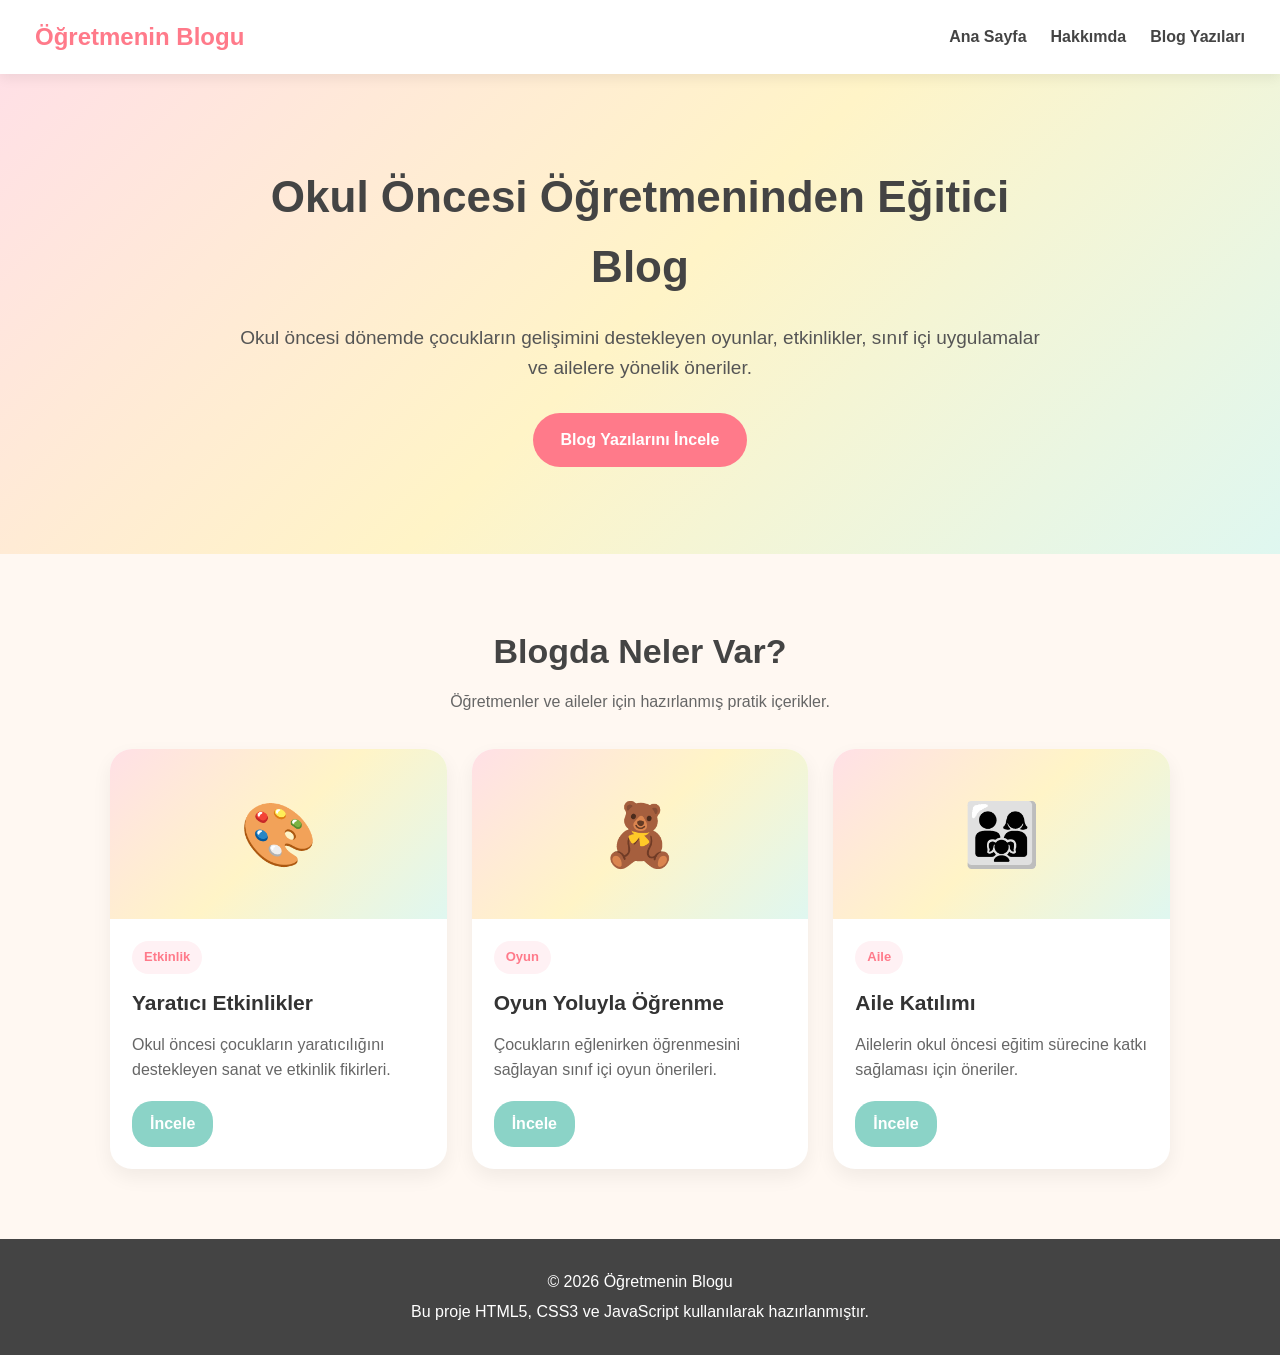
<file: index.html>
<!DOCTYPE html>
<html lang="tr">
<head>
    <meta charset="UTF-8">
    <meta name="viewport" content="width=device-width, initial-scale=1.0">
    <title>Öğretmenin Blogu</title>

    <link rel="stylesheet" href="style.css">
</head>
<body>

<header class="header">
    <nav class="navbar">
        <div class="logo">Öğretmenin Blogu</div>

        <ul class="nav-links">
            <li><a href="index.html">Ana Sayfa</a></li>
            <li><a href="hakkimda.html">Hakkımda</a></li>
            <li><a href="blog.html">Blog Yazıları</a></li>
        </ul>
    </nav>
</header>

<main>

    <section class="hero">
        <div class="hero-content">
            <h1>Okul Öncesi Öğretmeninden Eğitici Blog</h1>
            <p>
                Okul öncesi dönemde çocukların gelişimini destekleyen oyunlar,
                etkinlikler, sınıf içi uygulamalar ve ailelere yönelik öneriler.
            </p>

            <a href="blog.html" class="hero-button">Blog Yazılarını İncele</a>
        </div>
    </section>

    <section class="section">
        <div class="section-title">
            <h2>Blogda Neler Var?</h2>
            <p>Öğretmenler ve aileler için hazırlanmış pratik içerikler.</p>
        </div>

        <div class="blog-list">

            <article class="blog-card">
                <div class="card-image">🎨</div>
                <div class="card-content">
                    <span class="category-label">Etkinlik</span>
                    <h3>Yaratıcı Etkinlikler</h3>
                    <p>
                        Okul öncesi çocukların yaratıcılığını destekleyen sanat ve etkinlik fikirleri.
                    </p>
                    <a class="read-more-btn" href="blog.html">İncele</a>
                </div>
            </article>

            <article class="blog-card">
                <div class="card-image">🧸</div>
                <div class="card-content">
                    <span class="category-label">Oyun</span>
                    <h3>Oyun Yoluyla Öğrenme</h3>
                    <p>
                        Çocukların eğlenirken öğrenmesini sağlayan sınıf içi oyun önerileri.
                    </p>
                    <a class="read-more-btn" href="blog.html">İncele</a>
                </div>
            </article>

            <article class="blog-card">
                <div class="card-image">👨‍👩‍👧</div>
                <div class="card-content">
                    <span class="category-label">Aile</span>
                    <h3>Aile Katılımı</h3>
                    <p>
                        Ailelerin okul öncesi eğitim sürecine katkı sağlaması için öneriler.
                    </p>
                    <a class="read-more-btn" href="blog.html">İncele</a>
                </div>
            </article>

        </div>
    </section>

</main>

<footer class="footer">
    <p>© 2026 Öğretmenin Blogu</p>
    <p>Bu proje HTML5, CSS3 ve JavaScript kullanılarak hazırlanmıştır.</p>
</footer>

<script src="script.js"></script>
</body>
</html>
</file>
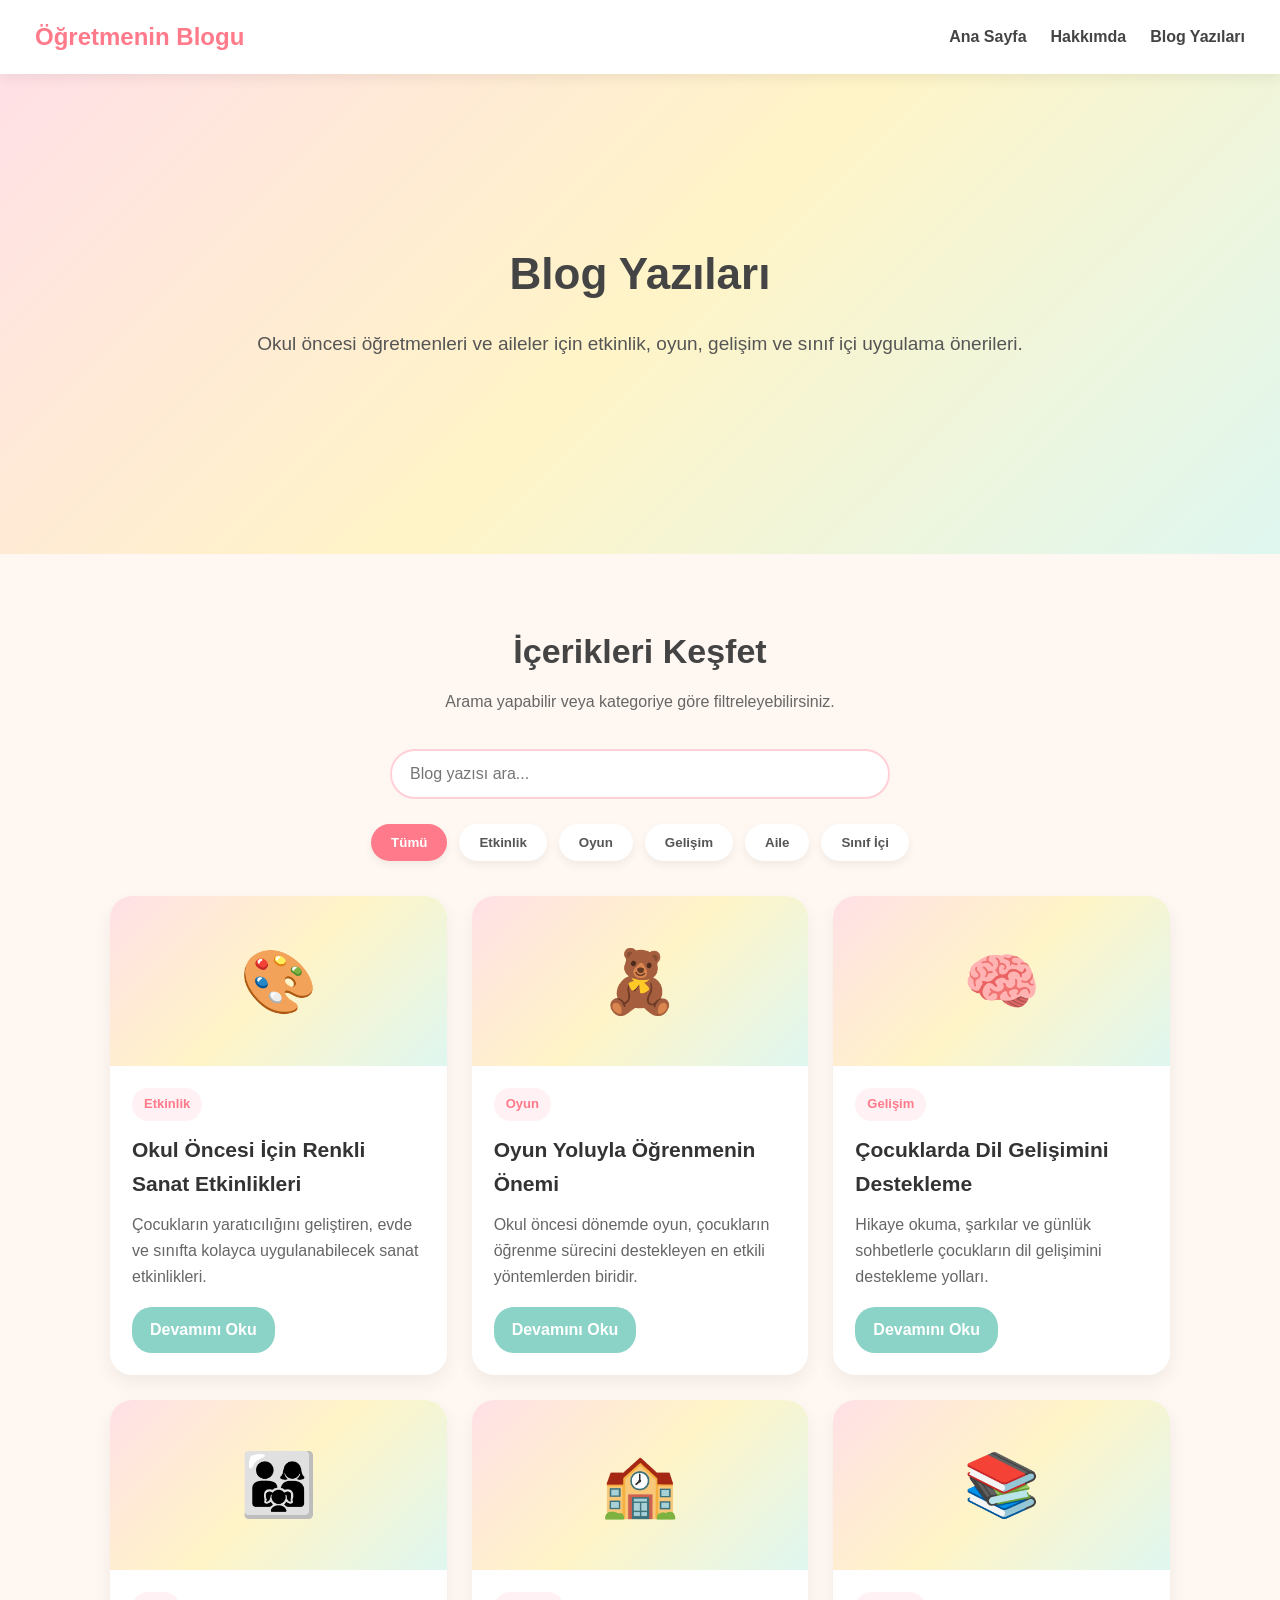
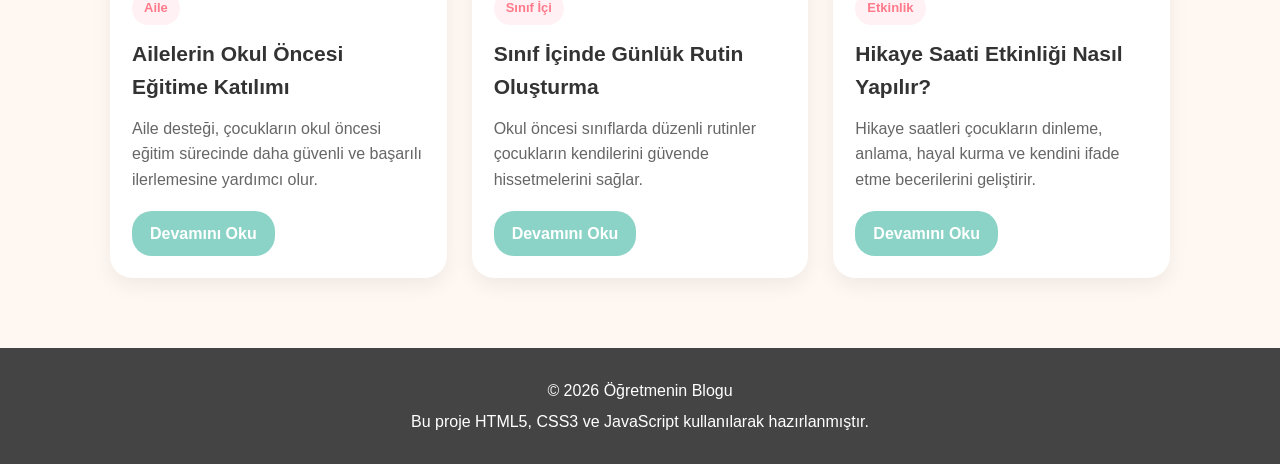
<file: blog.html>
<!DOCTYPE html>
<html lang="tr">
<head>
    <meta charset="UTF-8">
    <meta name="viewport" content="width=device-width, initial-scale=1.0">
    <title>Blog Yazıları | Öğretmenin Blogu</title>

    <link rel="stylesheet" href="style.css">
</head>
<body>

<header class="header">
    <nav class="navbar">
        <div class="logo"> Öğretmenin Blogu</div>

        <ul class="nav-links">
            <li><a href="index.html">Ana Sayfa</a></li>
            <li><a href="hakkimda.html">Hakkımda</a></li>
            <li><a href="blog.html">Blog Yazıları</a></li>
        </ul>
        </ul>
    </nav>
</header>

<main>

    <section class="hero">
        <div class="hero-content">
            <h1>Blog Yazıları</h1>
            <p>
                Okul öncesi öğretmenleri ve aileler için etkinlik, oyun,
                gelişim ve sınıf içi uygulama önerileri.
            </p>
        </div>
    </section>

    <section id="blog" class="blog section">
        <div class="section-title">
            <h2>İçerikleri Keşfet</h2>
            <p>Arama yapabilir veya kategoriye göre filtreleyebilirsiniz.</p>
        </div>

        <div class="search-area">
            <input type="text" id="searchInput" placeholder="Blog yazısı ara...">
        </div>

        <div class="category-buttons">
            <button class="category-btn active" data-category="Tümü">Tümü</button>
            <button class="category-btn" data-category="Etkinlik">Etkinlik</button>
            <button class="category-btn" data-category="Oyun">Oyun</button>
            <button class="category-btn" data-category="Gelişim">Gelişim</button>
            <button class="category-btn" data-category="Aile">Aile</button>
            <button class="category-btn" data-category="Sınıf İçi">Sınıf İçi</button>
        </div>

        <div class="blog-list" id="blogList">

            <article class="blog-card" data-category="Etkinlik">
                <div class="card-image">🎨</div>
                <div class="card-content">
                    <span class="category-label">Etkinlik</span>
                    <h3>Okul Öncesi İçin Renkli Sanat Etkinlikleri</h3>
                    <p>
                        Çocukların yaratıcılığını geliştiren, evde ve sınıfta kolayca
                        uygulanabilecek sanat etkinlikleri.
                    </p>
                    <a class="read-more-btn" href="detay.html?kategori=etkinlik">Devamını Oku</a>
                </div>
            </article>

            <article class="blog-card" data-category="Oyun">
                <div class="card-image">🧸</div>
                <div class="card-content">
                    <span class="category-label">Oyun</span>
                    <h3>Oyun Yoluyla Öğrenmenin Önemi</h3>
                    <p>
                        Okul öncesi dönemde oyun, çocukların öğrenme sürecini destekleyen
                        en etkili yöntemlerden biridir.
                    </p>
                    <a class="read-more-btn" href="detay.html?kategori=oyun">Devamını Oku</a>
                </div>
            </article>

            <article class="blog-card" data-category="Gelişim">
                <div class="card-image">🧠</div>
                <div class="card-content">
                    <span class="category-label">Gelişim</span>
                    <h3>Çocuklarda Dil Gelişimini Destekleme</h3>
                    <p>
                        Hikaye okuma, şarkılar ve günlük sohbetlerle çocukların dil
                        gelişimini destekleme yolları.
                    </p>
                    <a class="read-more-btn" href="detay.html?kategori=gelisim">Devamını Oku</a>
                </div>
            </article>

            <article class="blog-card" data-category="Aile">
                <div class="card-image">👨‍👩‍👧</div>
                <div class="card-content">
                    <span class="category-label">Aile</span>
                    <h3>Ailelerin Okul Öncesi Eğitime Katılımı</h3>
                    <p>
                        Aile desteği, çocukların okul öncesi eğitim sürecinde daha güvenli
                        ve başarılı ilerlemesine yardımcı olur.
                    </p>
                    <a class="read-more-btn" href="detay.html?kategori=aile">Devamını Oku</a>
                </div>
            </article>

            <article class="blog-card" data-category="Sınıf İçi">
                <div class="card-image">🏫</div>
                <div class="card-content">
                    <span class="category-label">Sınıf İçi</span>
                    <h3>Sınıf İçinde Günlük Rutin Oluşturma</h3>
                    <p>
                        Okul öncesi sınıflarda düzenli rutinler çocukların kendilerini
                        güvende hissetmelerini sağlar.
                    </p>
                    <a class="read-more-btn" href="detay.html?kategori=sinif">Devamını Oku</a>
                </div>
            </article>

            <article class="blog-card" data-category="Etkinlik">
                <div class="card-image">📚</div>
                <div class="card-content">
                    <span class="category-label">Etkinlik</span>
                    <h3>Hikaye Saati Etkinliği Nasıl Yapılır?</h3>
                    <p>
                        Hikaye saatleri çocukların dinleme, anlama, hayal kurma ve kendini
                        ifade etme becerilerini geliştirir.
                    </p>
                    <a class="read-more-btn" href="detay.html?kategori=etkinlik">Devamını Oku</a>
                </div>
            </article>

        </div>

        <p id="emptyMessage" class="empty-message">
            Aradığınız kritere uygun blog yazısı bulunamadı.
        </p>
    </section>

</main>

<footer class="footer">
    <p>© 2026 Öğretmenin Blogu</p>
    <p>Bu proje HTML5, CSS3 ve JavaScript kullanılarak hazırlanmıştır.</p>
</footer>

<script src="script.js"></script>
</body>
</html>
</file>
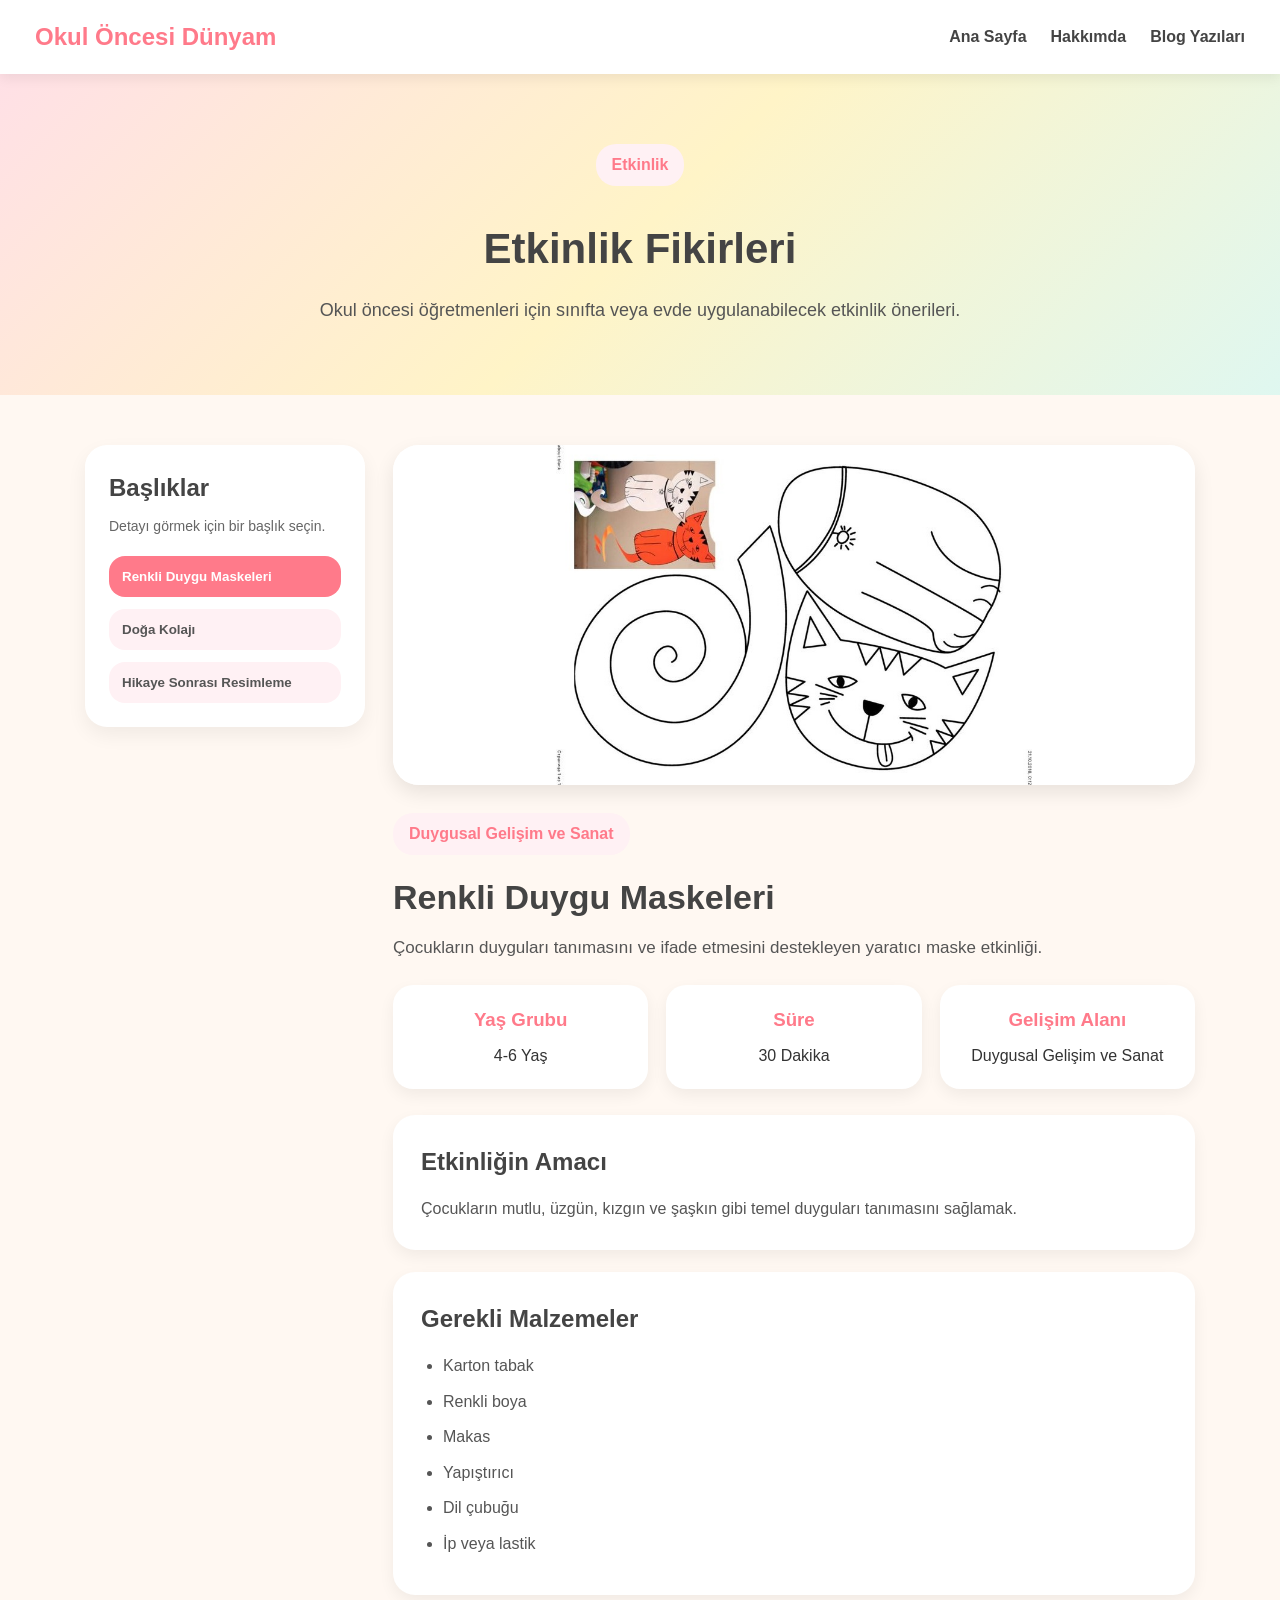
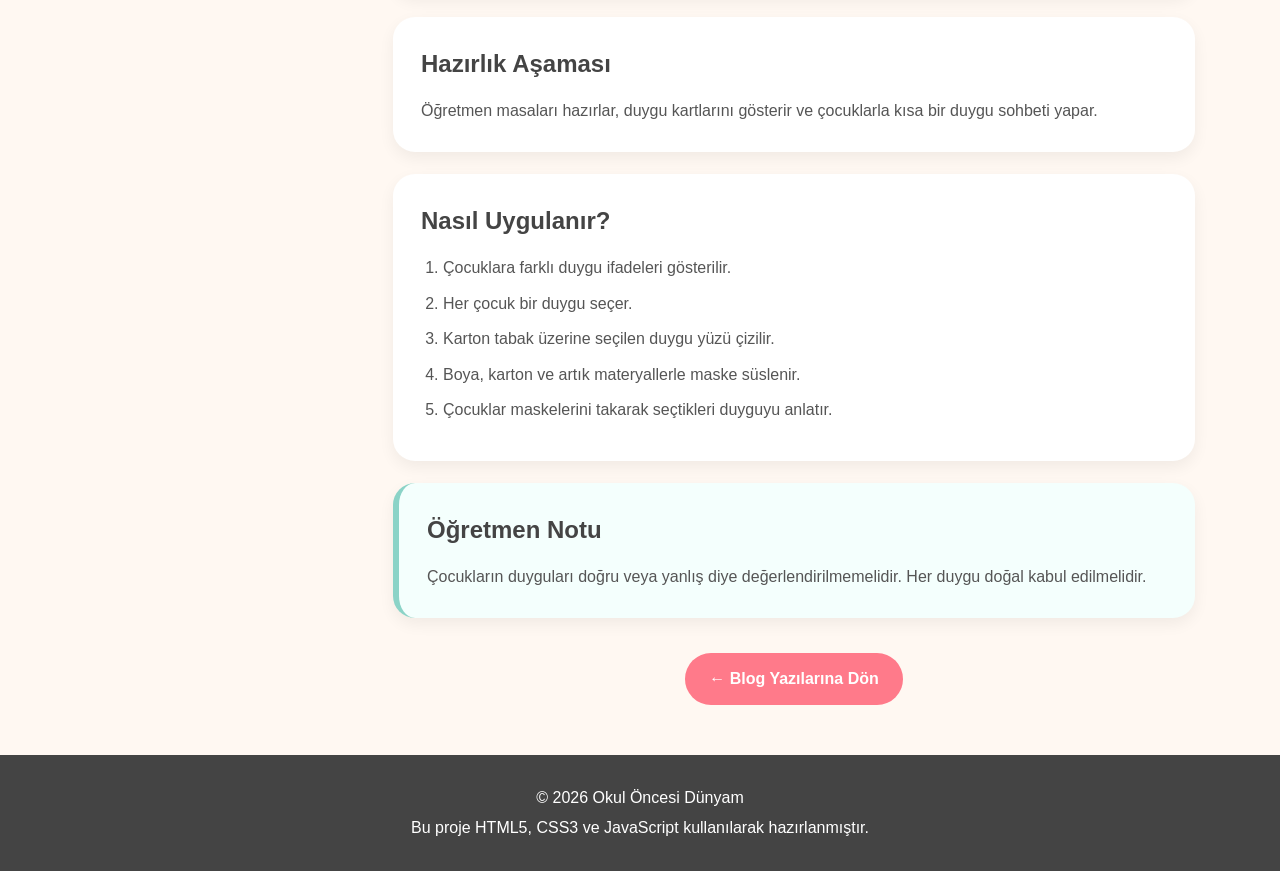
<file: detay.html>
<!DOCTYPE html>
<html lang="tr">
<head>
    <meta charset="UTF-8">
    <meta name="viewport" content="width=device-width, initial-scale=1.0">
    <title>Blog Detayı | Okul Öncesi Dünyam</title>
    <link rel="stylesheet" href="style.css">
</head>
<body>

<header class="header">
    <nav class="navbar">
        <div class="logo">Okul Öncesi Dünyam</div>

        <ul class="nav-links">
            <li><a href="index.html">Ana Sayfa</a></li>
            <li><a href="hakkimda.html">Hakkımda</a></li>
            <li><a href="blog.html">Blog Yazıları</a></li>
        </ul>
    </nav>
</header>

<main class="detail-page">

    <section class="detail-hero">
        <span id="detailCategoryBadge" class="detail-category">Kategori</span>
        <h1 id="categoryTitle">Etkinlik Başlıkları</h1>
        <p id="categoryIntro">
            Okul öncesi öğretmenleri için hazırlanmış uygulanabilir içerikler.
        </p>
    </section>

    <section class="activity-detail-container">

        <aside class="activity-menu">
            <h2>Başlıklar</h2>
            <p>Detayı görmek için bir başlık seçin.</p>

            <div id="activityList" class="activity-list"></div>
        </aside>

        <article class="activity-content">

            <div class="detail-image">
                <img id="activityImage" src="images/sanat.jpg" alt="Etkinlik görseli">
            </div>

            <span id="activityCategory" class="detail-category">Etkinlik</span>
            <h2 id="activityTitle">Başlık</h2>
            <p id="activityShortText" class="activity-short-text"></p>

            <div class="detail-info-grid">
                <div class="detail-info-card">
                    <h3>Yaş Grubu</h3>
                    <p id="activityAge"></p>
                </div>

                <div class="detail-info-card">
                    <h3>Süre</h3>
                    <p id="activityTime"></p>
                </div>

                <div class="detail-info-card">
                    <h3>Gelişim Alanı</h3>
                    <p id="activityArea"></p>
                </div>
            </div>

            <section class="detail-section">
                <h2>Etkinliğin Amacı</h2>
                <p id="activityPurpose"></p>
            </section>

            <section class="detail-section">
                <h2>Gerekli Malzemeler</h2>
                <ul id="activityMaterials"></ul>
            </section>

            <section class="detail-section">
                <h2>Hazırlık Aşaması</h2>
                <p id="activityPreparation"></p>
            </section>

            <section class="detail-section">
                <h2>Nasıl Uygulanır?</h2>
                <ol id="activitySteps"></ol>
            </section>

            <section class="detail-section teacher-note">
                <h2>Öğretmen Notu</h2>
                <p id="activityTeacherNote"></p>
            </section>

            <div class="back-area">
                <a href="index.html#blog" class="back-button">← Blog Yazılarına Dön</a>
            </div>

        </article>

    </section>

</main>

<footer class="footer">
    <p>© 2026 Okul Öncesi Dünyam</p>
    <p>Bu proje HTML5, CSS3 ve JavaScript kullanılarak hazırlanmıştır.</p>
</footer>

<script src="script.js"></script>
</body>
</html>
</file>
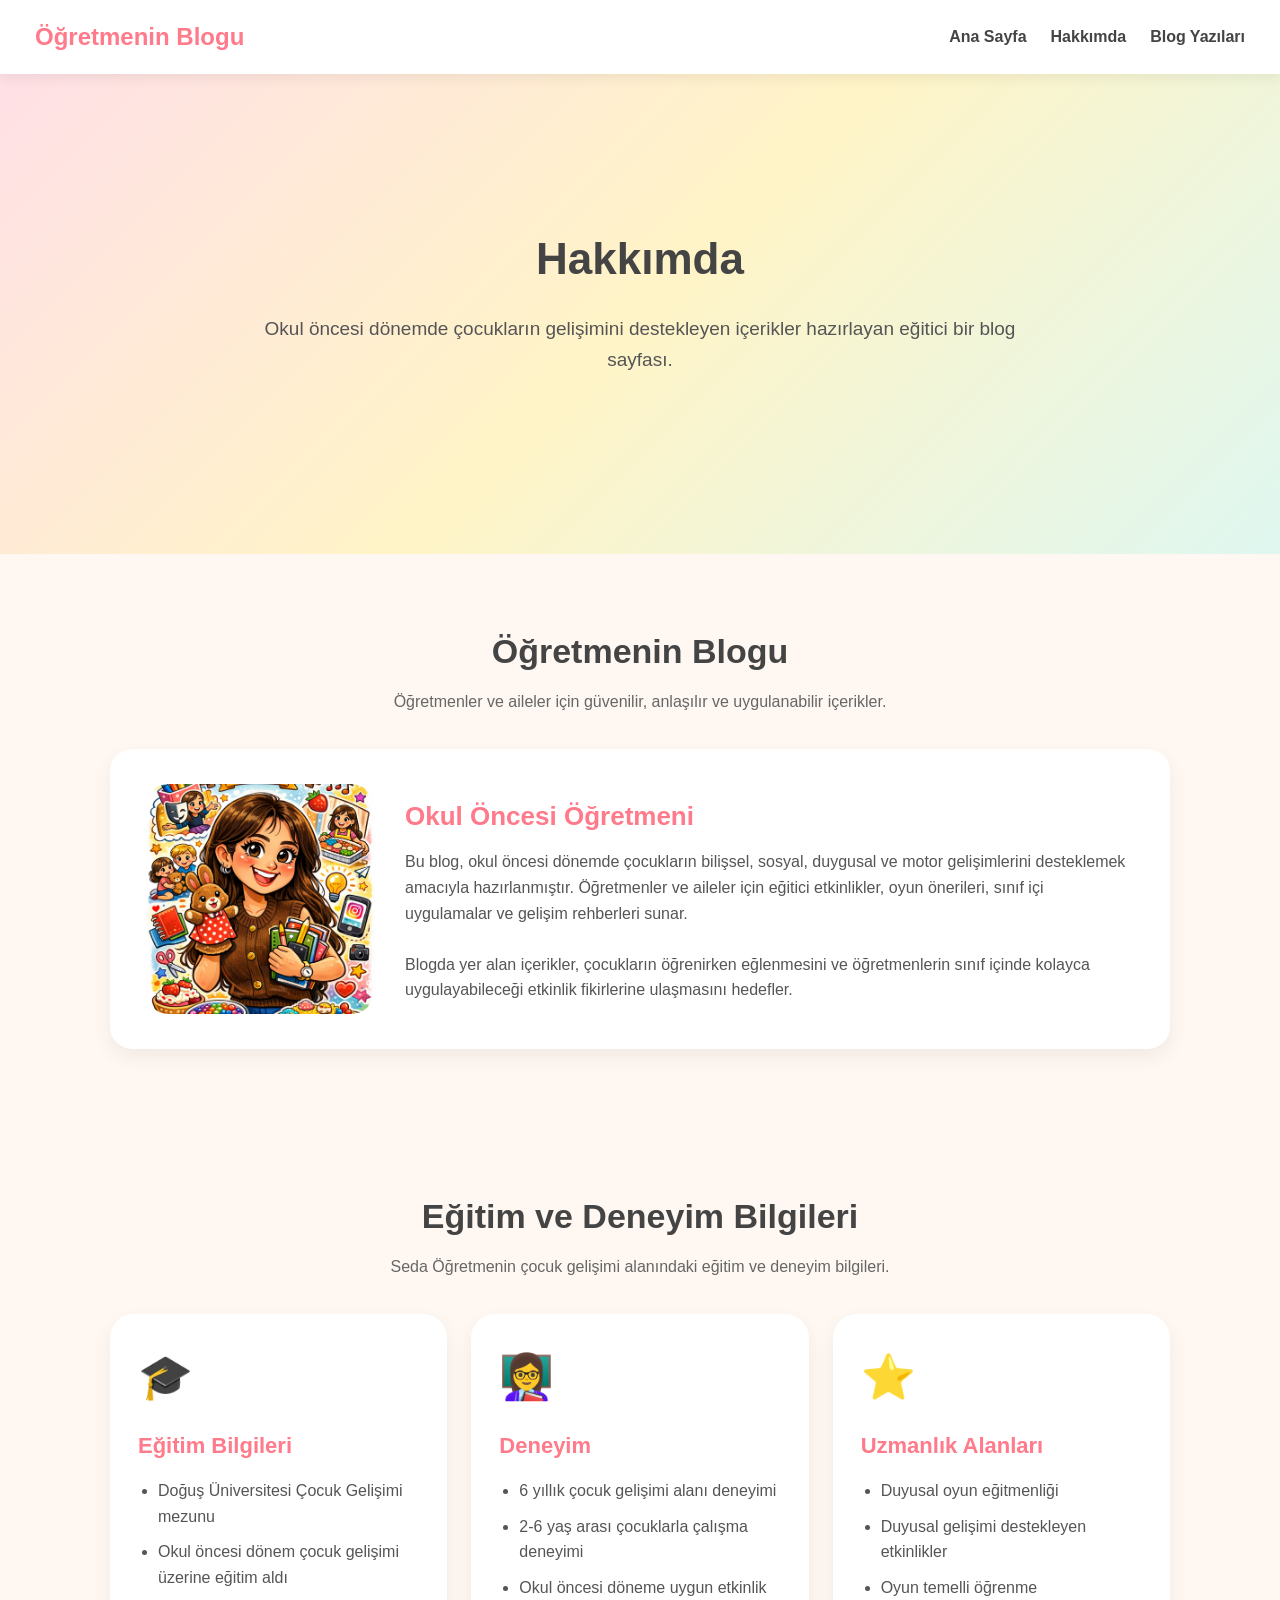
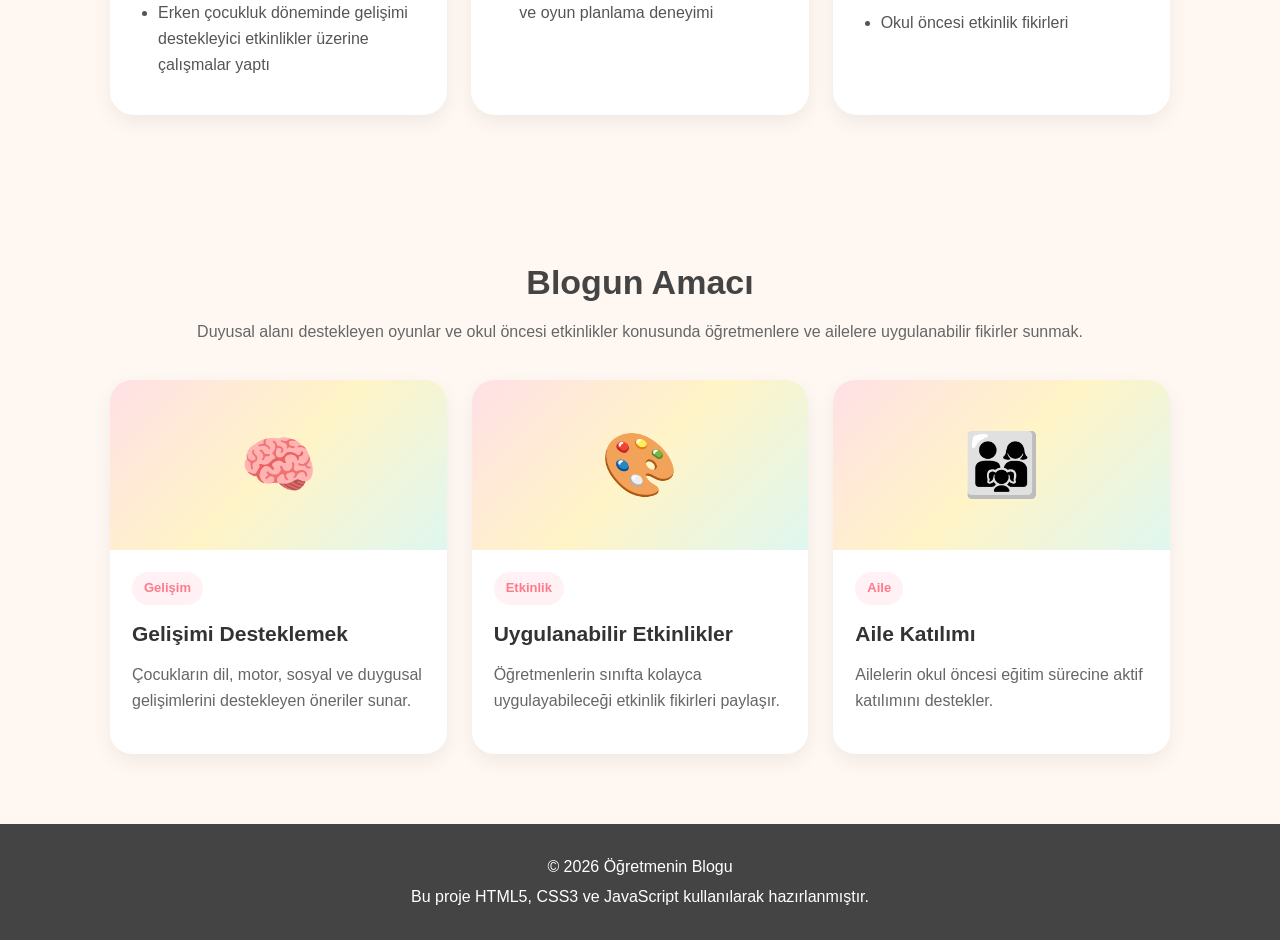
<file: hakkimda.html>
<!DOCTYPE html>
<html lang="tr">
<head>
    <meta charset="UTF-8">
    <meta name="viewport" content="width=device-width, initial-scale=1.0">
    <title>Hakkımda |  Öğretmenin Blogu</title>

    <link rel="stylesheet" href="style.css">
</head>
<body>

<header class="header">
    <nav class="navbar">
        <div class="logo"> Öğretmenin Blogu</div>

        <ul class="nav-links">
            <li><a href="index.html">Ana Sayfa</a></li>
            <li><a href="hakkimda.html">Hakkımda</a></li>
            <li><a href="blog.html">Blog Yazıları</a></li>
        </ul>
    </nav>
</header>

<main>

    <section class="hero">
        <div class="hero-content">
            <h1>Hakkımda</h1>
            <p>
                Okul öncesi dönemde çocukların gelişimini destekleyen içerikler hazırlayan
                eğitici bir blog sayfası.
            </p>
        </div>
    </section>

    <section class="about section">
        <div class="section-title">
            <h2> Öğretmenin Blogu</h2>
            <p>Öğretmenler ve aileler için güvenilir, anlaşılır ve uygulanabilir içerikler.</p>
        </div>

        <div class="about-box">
            <div class="about-image">
                <img src="images/öğretmen.jpg" alt="Okul öncesi öğretmeni">
            </div>

            <div class="about-text">
                <h3>Okul Öncesi Öğretmeni</h3>
                <p>
                    Bu blog, okul öncesi dönemde çocukların bilişsel, sosyal, duygusal
                    ve motor gelişimlerini desteklemek amacıyla hazırlanmıştır.
                    Öğretmenler ve aileler için eğitici etkinlikler, oyun önerileri,
                    sınıf içi uygulamalar ve gelişim rehberleri sunar.
                </p>
                <br>
                <p>
                    Blogda yer alan içerikler, çocukların öğrenirken eğlenmesini ve
                    öğretmenlerin sınıf içinde kolayca uygulayabileceği etkinlik fikirlerine
                    ulaşmasını hedefler.
                </p>
            </div>
        </div>
    </section>

    <section class="section">
    <div class="section-title">
        <h2>Eğitim ve Deneyim Bilgileri</h2>
        <p>Seda Öğretmenin çocuk gelişimi alanındaki eğitim ve deneyim bilgileri.</p>
    </div>

    <div class="info-grid">

        <div class="info-card">
            <div class="info-icon">🎓</div>
            <h3>Eğitim Bilgileri</h3>
            <ul>
                <li>Doğuş Üniversitesi Çocuk Gelişimi mezunu</li>
                <li>Okul öncesi dönem çocuk gelişimi üzerine eğitim aldı</li>
                <li>Erken çocukluk döneminde gelişimi destekleyici etkinlikler üzerine çalışmalar yaptı</li>
            </ul>
        </div>

        <div class="info-card">
            <div class="info-icon">👩‍🏫</div>
            <h3>Deneyim</h3>
            <ul>
                <li>6 yıllık çocuk gelişimi alanı deneyimi</li>
                <li>2-6 yaş arası çocuklarla çalışma deneyimi</li>
                <li>Okul öncesi döneme uygun etkinlik ve oyun planlama deneyimi</li>
            </ul>
        </div>

        <div class="info-card">
            <div class="info-icon">⭐</div>
            <h3>Uzmanlık Alanları</h3>
            <ul>
                <li>Duyusal oyun eğitmenliği</li>
                <li>Duyusal gelişimi destekleyen etkinlikler</li>
                <li>Oyun temelli öğrenme</li>
                <li>Okul öncesi etkinlik fikirleri</li>
            </ul>
        </div>

    </div>
</section>

    <section class="section">
        <div class="section-title">
            <h2>Blogun Amacı</h2>
            <p>Duyusal alanı destekleyen oyunlar ve okul öncesi etkinlikler konusunda
            öğretmenlere ve ailelere uygulanabilir fikirler sunmak.</p>
        </div>

        <div class="blog-list">

            <article class="blog-card clickable-card" onclick="window.location.href='blog.html'">
                <div class="card-image">🧠</div>
                <div class="card-content">
                    <span class="category-label">Gelişim</span>
                    <h3>Gelişimi Desteklemek</h3>
                    <p>
                        Çocukların dil, motor, sosyal ve duygusal gelişimlerini destekleyen öneriler sunar.
                    </p>
                </div>
            </article>

            <article class="blog-card clickable-card" onclick="window.location.href='blog.html'">
                <div class="card-image">🎨</div>
                <div class="card-content">
                    <span class="category-label">Etkinlik</span>
                    <h3>Uygulanabilir Etkinlikler</h3>
                    <p>
                        Öğretmenlerin sınıfta kolayca uygulayabileceği etkinlik fikirleri paylaşır.
                    </p>
                </div>
            </article>

            <article class="blog-card clickable-card" onclick="window.location.href='blog.html'">
                <div class="card-image">👨‍👩‍👧</div>
                <div class="card-content">
                    <span class="category-label">Aile</span>
                    <h3>Aile Katılımı</h3>
                    <p>
                        Ailelerin okul öncesi eğitim sürecine aktif katılımını destekler.
                    </p>
                </div>
            </article>

        </div>
    </section>

</main>

<footer class="footer">
    <p>© 2026  Öğretmenin Blogu</p>
    <p>Bu proje HTML5, CSS3 ve JavaScript kullanılarak hazırlanmıştır.</p>
</footer>

<script src="script.js"></script>
</body>
</html>
</file>
<file: style.css>
/* =========================================================
    Öğretmenin Blogu 
   Sayfalar: Ana Sayfa, Hakkımda, Blog Yazıları, Detay
   ========================================================= */

* {
    margin: 0;
    padding: 0;
    box-sizing: border-box;
}

html {
    scroll-behavior: smooth;
}

body {
    font-family: Arial, sans-serif;
    background-color: #fff8f2;
    color: #333;
    line-height: 1.6;
}

/* =============================
   Header / Menü
============================= */

.header {
    background-color: #ffffff;
    box-shadow: 0 4px 12px rgba(0, 0, 0, 0.07);
    position: sticky;
    top: 0;
    z-index: 100;
}

.navbar {
    max-width: 1250px;
    margin: auto;
    padding: 18px 20px;
    display: flex;
    align-items: center;
    justify-content: space-between;
    gap: 20px;
}

.logo {
    font-size: 24px;
    font-weight: bold;
    color: #ff7a8a;
    white-space: nowrap;
}

.nav-links {
    list-style: none;
    display: flex;
    align-items: center;
    gap: 24px;
    flex-wrap: wrap;
}

.nav-links a {
    text-decoration: none;
    color: #444;
    font-weight: 600;
    transition: 0.3s;
}

.nav-links a:hover {
    color: #ff7a8a;
}

/* =============================
   Ortak Hero / Section
============================= */

.hero {
    min-height: 480px;
    background: linear-gradient(135deg, #ffe0e6, #fff4c7, #dff7f0);
    display: flex;
    align-items: center;
    justify-content: center;
    text-align: center;
    padding: 60px 20px;
}

.hero-content {
    max-width: 800px;
}

.hero h1 {
    font-size: 44px;
    color: #444;
    margin-bottom: 20px;
}

.hero p {
    font-size: 19px;
    color: #555;
    margin-bottom: 30px;
}

.hero-button {
    display: inline-block;
    background-color: #ff7a8a;
    color: white;
    text-decoration: none;
    padding: 14px 28px;
    border-radius: 30px;
    font-weight: bold;
    transition: 0.3s;
}

.hero-button:hover {
    background-color: #f45f72;
}

.section {
    max-width: 1100px;
    margin: auto;
    padding: 70px 20px;
}

.section-title {
    text-align: center;
    margin-bottom: 35px;
}

.section-title h2 {
    font-size: 34px;
    color: #444;
    margin-bottom: 10px;
}

.section-title p {
    color: #666;
}

/* =============================
   Ana Sayfa / Hakkımda
============================= */

.about-box {
    background-color: #ffffff;
    border-radius: 22px;
    padding: 35px;
    display: flex;
    gap: 30px;
    align-items: center;
    box-shadow: 0 8px 20px rgba(0, 0, 0, 0.06);
}

.about-image {
    width: 230px;
    height: 230px;
    flex-shrink: 0;
    border-radius: 24px;
    overflow: hidden;
}

.about-image img {
    width: 100%;
    height: 100%;
    object-fit: cover;
    display: block;
}

.about-text {
    flex: 1;
}

.about-text h3 {
    font-size: 26px;
    color: #ff7a8a;
    margin-bottom: 12px;
}

.about-text p {
    color: #555;
    font-size: 16px;
}

.info-grid {
    display: grid;
    grid-template-columns: repeat(3, 1fr);
    gap: 24px;
}

.info-card {
    background-color: #ffffff;
    padding: 28px;
    border-radius: 24px;
    box-shadow: 0 8px 20px rgba(0, 0, 0, 0.06);
    transition: 0.3s;
}

.info-card:hover {
    transform: translateY(-6px);
}

.info-icon {
    font-size: 44px;
    margin-bottom: 15px;
}

.info-card h3 {
    color: #ff7a8a;
    margin-bottom: 15px;
    font-size: 22px;
}

.info-card ul {
    padding-left: 20px;
    color: #555;
}

.info-card li {
    margin-bottom: 10px;
}

.clickable-card {
    cursor: pointer;
}

/* =============================
   Blog Sayfası
============================= */

.search-area {
    display: flex;
    justify-content: center;
    margin-bottom: 25px;
}

.search-area input {
    width: 100%;
    max-width: 500px;
    padding: 14px 18px;
    border: 2px solid #ffd0d8;
    border-radius: 30px;
    outline: none;
    font-size: 16px;
}

.search-area input:focus {
    border-color: #ff7a8a;
}

.category-buttons {
    display: flex;
    justify-content: center;
    flex-wrap: wrap;
    gap: 12px;
    margin-bottom: 35px;
}

.category-btn {
    border: none;
    background-color: #ffffff;
    color: #555;
    padding: 11px 20px;
    border-radius: 25px;
    cursor: pointer;
    font-weight: bold;
    box-shadow: 0 4px 10px rgba(0, 0, 0, 0.06);
    transition: 0.3s;
}

.category-btn:hover,
.category-btn.active {
    background-color: #ff7a8a;
    color: white;
}

.blog-list {
    display: grid;
    grid-template-columns: repeat(3, 1fr);
    gap: 25px;
}

.blog-card {
    background-color: #ffffff;
    border-radius: 22px;
    overflow: hidden;
    box-shadow: 0 8px 20px rgba(0, 0, 0, 0.06);
    transition: 0.3s;
}

.blog-card:hover {
    transform: translateY(-6px);
}

.card-image {
    height: 170px;
    background: linear-gradient(135deg, #ffe0e6, #fff4c7, #dff7f0);
    display: flex;
    align-items: center;
    justify-content: center;
    font-size: 62px;
}

.card-content {
    padding: 22px;
}

.category-label {
    display: inline-block;
    background-color: #fff1f4;
    color: #ff7a8a;
    padding: 6px 12px;
    border-radius: 20px;
    font-size: 13px;
    font-weight: bold;
    margin-bottom: 12px;
}

.card-content h3 {
    font-size: 21px;
    color: #333;
    margin-bottom: 12px;
}

.card-content p {
    color: #666;
    margin-bottom: 18px;
}

.read-more-btn {
    display: inline-block;
    border: none;
    background-color: #8bd3c7;
    color: white;
    padding: 10px 18px;
    border-radius: 20px;
    cursor: pointer;
    font-weight: bold;
    transition: 0.3s;
    text-decoration: none;
}

.read-more-btn:hover {
    background-color: #65c2b2;
}

.empty-message {
    display: none;
    text-align: center;
    margin-top: 30px;
    color: #ff7a8a;
    font-weight: bold;
}

/* =============================
   Detay Sayfası
============================= */

.detail-page {
    background-color: #fff8f2;
}

.detail-hero {
    background: linear-gradient(135deg, #ffe0e6, #fff4c7, #dff7f0);
    padding: 70px 20px;
    text-align: center;
}

.detail-hero h1 {
    font-size: 42px;
    color: #444;
    margin: 14px 0;
}

.detail-hero p {
    max-width: 750px;
    margin: auto;
    color: #555;
    font-size: 18px;
}

.detail-category {
    display: inline-block;
    background-color: #fff1f4;
    color: #ff7a8a;
    padding: 8px 16px;
    border-radius: 20px;
    font-weight: bold;
    margin-bottom: 15px;
}

.activity-detail-container {
    max-width: 1150px;
    margin: auto;
    padding: 50px 20px;
    display: grid;
    grid-template-columns: 280px 1fr;
    gap: 28px;
    align-items: start;
}

.activity-menu {
    background-color: #ffffff;
    padding: 24px;
    border-radius: 22px;
    box-shadow: 0 8px 20px rgba(0, 0, 0, 0.06);
    position: sticky;
    top: 100px;
}

.activity-menu h2 {
    color: #444;
    margin-bottom: 8px;
}

.activity-menu p {
    color: #666;
    margin-bottom: 18px;
    font-size: 14px;
}

.activity-list {
    display: flex;
    flex-direction: column;
    gap: 12px;
}

.activity-list button {
    border: none;
    background-color: #fff1f4;
    color: #555;
    padding: 13px;
    border-radius: 16px;
    text-align: left;
    cursor: pointer;
    font-weight: bold;
    transition: 0.3s;
}

.activity-list button:hover,
.activity-list button.active {
    background-color: #ff7a8a;
    color: white;
}

.detail-image {
    width: 100%;
    height: 340px;
    border-radius: 26px;
    overflow: hidden;
    box-shadow: 0 8px 20px rgba(0, 0, 0, 0.09);
    margin-bottom: 28px;
    background-color: white;
}

.detail-image img {
    width: 100%;
    height: 100%;
    object-fit: contain;
    display: block;
    background-color: white;
}

.activity-content > h2 {
    font-size: 34px;
    color: #444;
    margin-bottom: 10px;
}

.activity-short-text {
    color: #555;
    margin-bottom: 24px;
    font-size: 17px;
}

.detail-info-grid {
    display: grid;
    grid-template-columns: repeat(3, 1fr);
    gap: 18px;
    margin-bottom: 26px;
}

.detail-info-card {
    background-color: #ffffff;
    padding: 20px;
    border-radius: 20px;
    text-align: center;
    box-shadow: 0 6px 16px rgba(0, 0, 0, 0.06);
}

.detail-info-card h3 {
    color: #ff7a8a;
    margin-bottom: 8px;
}

.detail-section {
    background-color: #ffffff;
    padding: 28px;
    border-radius: 22px;
    margin-bottom: 22px;
    box-shadow: 0 6px 16px rgba(0, 0, 0, 0.06);
}

.detail-section h2 {
    color: #444;
    margin-bottom: 15px;
}

.detail-section p,
.detail-section li {
    color: #555;
}

.detail-section ul,
.detail-section ol {
    padding-left: 22px;
}

.detail-section li {
    margin-bottom: 10px;
}

.teacher-note {
    border-left: 6px solid #8bd3c7;
    background-color: #f4fffd;
}

.back-area {
    text-align: center;
    margin-top: 35px;
}

.back-button {
    display: inline-block;
    background-color: #ff7a8a;
    color: white;
    text-decoration: none;
    padding: 13px 24px;
    border-radius: 26px;
    font-weight: bold;
}

.back-button:hover {
    background-color: #f45f72;
}

/* =============================
   Footer
============================= */

.footer {
    background-color: #444;
    color: white;
    text-align: center;
    padding: 25px 15px;
}

.footer p {
    margin: 5px 0;
}

/* =============================
   Responsive
============================= */

@media (max-width: 900px) {
    .blog-list {
        grid-template-columns: repeat(2, 1fr);
    }

    .hero h1 {
        font-size: 36px;
    }

    .activity-detail-container {
        grid-template-columns: 1fr;
    }

    .activity-menu {
        position: static;
    }
}

@media (max-width: 800px) {
    .info-grid {
        grid-template-columns: 1fr;
    }
}

@media (max-width: 700px) {
    .navbar {
        flex-direction: column;
        gap: 15px;
    }

    .nav-links {
        flex-direction: column;
        text-align: center;
        gap: 12px;
    }

    .hero {
        min-height: 420px;
        padding: 45px 15px;
    }

    .hero h1 {
        font-size: 30px;
    }

    .hero p {
        font-size: 16px;
    }

    .section {
        padding: 50px 15px;
    }

    .section-title h2 {
        font-size: 28px;
    }

    .about-box {
        flex-direction: column;
        text-align: center;
    }

    .about-image {
        width: 100%;
        height: 220px;
    }

    .blog-list,
    .detail-info-grid {
        grid-template-columns: 1fr;
    }

    .detail-image {
        height: 230px;
    }

    .detail-hero h1 {
        font-size: 30px;
    }
}
</file>
